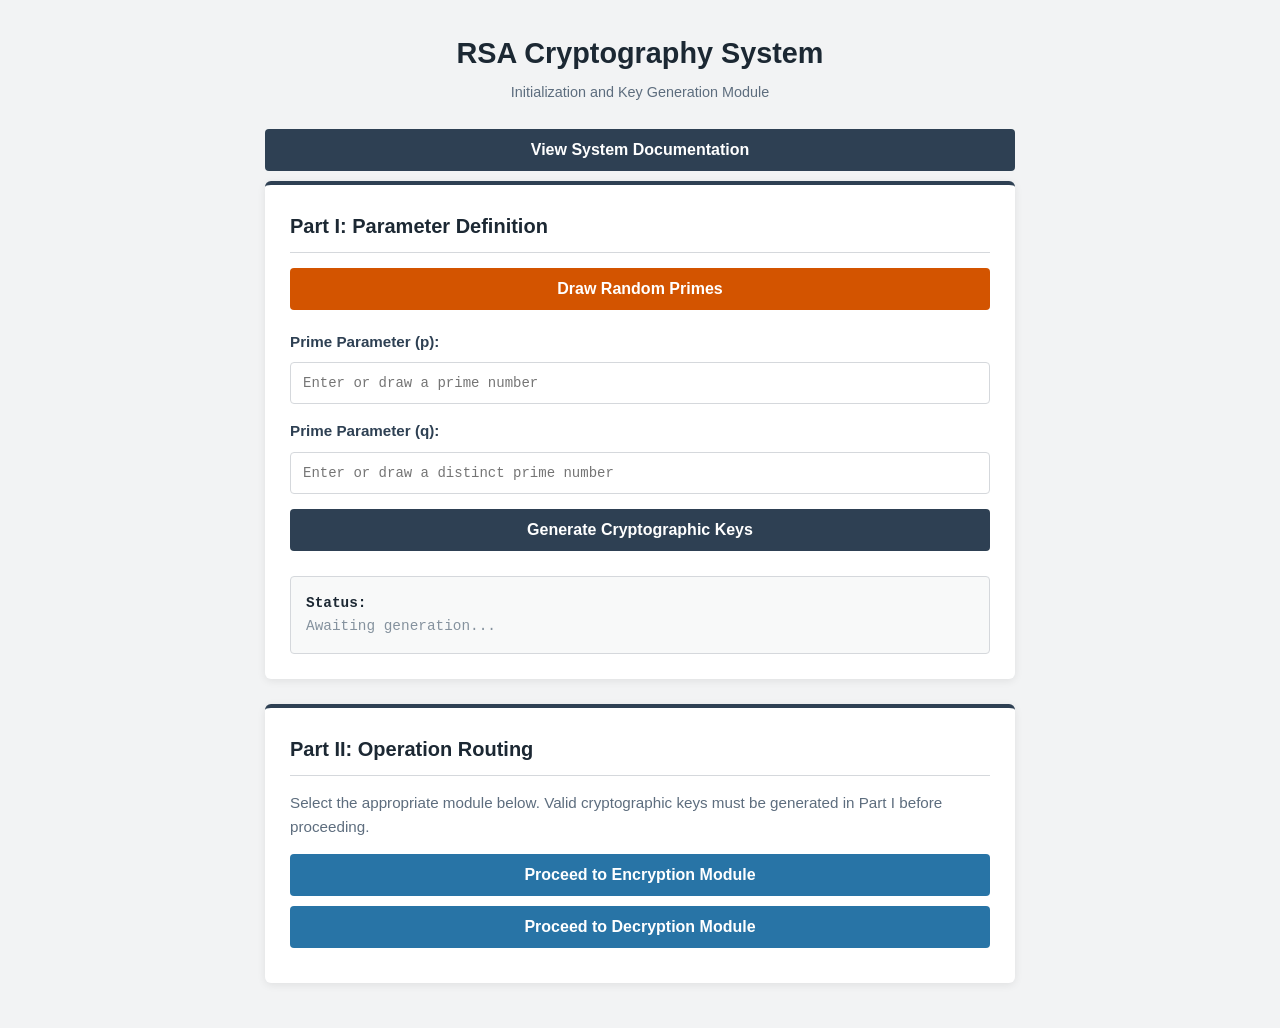
<file: index.html>
<!DOCTYPE html>
<html lang="en">
<head>
    <meta charset="UTF-8">
    <meta name="viewport" content="width=device-width, initial-scale=1.0">
    <title>RSA Cryptography System - Initialization</title>
    <link rel="stylesheet" href="style.css">
    <script src="script.js" defer></script>
</head>
<body>

    <div class="container">
        <h1>RSA Cryptography System</h1>
        <p class="subtitle">Initialization and Key Generation Module</p>

        <button onclick="window.open('RSA_slide.pdf', '_blank')">View System Documentation</button>

        <div class="card">
            <h3>Part I: Parameter Definition</h3>
            
            <button class="btn-draw" onclick="drawRandomPrimes()">Draw Random Primes</button>
            
            <label for="inputP">Prime Parameter (p):</label> 
            <input type="text" id="inputP" placeholder="Enter or draw a prime number">
            
            <label for="inputQ">Prime Parameter (q):</label> 
            <input type="text" id="inputQ" placeholder="Enter or draw a distinct prime number">
            
            <button onclick="generateKeys()">Generate Cryptographic Keys</button>
            <div id="keyError" class="error-msg"></div>
            
            <div class="result-box" id="keyResult">
                <strong>Status:</strong><br><span style="color:#85929e;">Awaiting generation...</span>
            </div>
        </div>

        <div class="card">
            <h3>Part II: Operation Routing</h3>
            <p style="margin-bottom: 15px; color: #5d6d7e; font-size: 0.95rem;">Select the appropriate module below. Valid cryptographic keys must be generated in Part I before proceeding.</p>
            <button class="btn-nav btn-encrypt" onclick="window.location.href='encryption.html'">Proceed to Encryption Module</button>
            <button class="btn-nav btn-decrypt" onclick="window.location.href='decryption.html'">Proceed to Decryption Module</button>
        </div>
    </div>

</body>
</html>
</file>
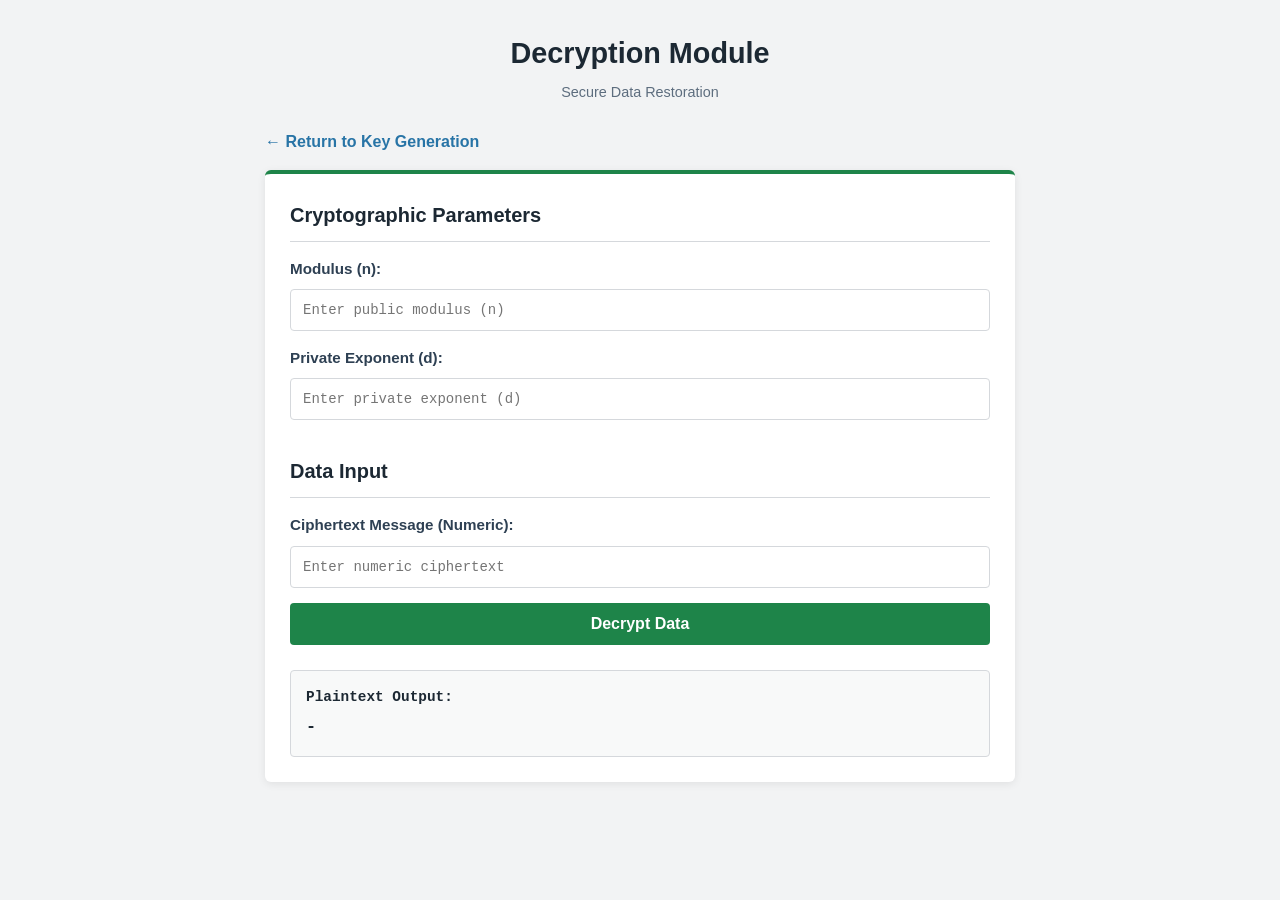
<file: decryption.html>
<!DOCTYPE html>
<html lang="en">
<head>
    <meta charset="UTF-8">
    <meta name="viewport" content="width=device-width, initial-scale=1.0">
    <title>RSA Cryptography - Decryption</title>
    <link rel="stylesheet" href="style.css">
    <script src="script.js" defer></script>
</head>
<body>

    <div class="container">
        <h1>Decryption Module</h1>
        <p class="subtitle">Secure Data Restoration</p>

        <a href="index.html" class="back-link">← Return to Key Generation</a>

        <div class="card decryption">
            <h3>Cryptographic Parameters</h3>
            <label for="inputN_dec">Modulus (n):</label> 
            <input type="text" id="inputN_dec" placeholder="Enter public modulus (n)">

            <label for="inputD_dec">Private Exponent (d):</label> 
            <input type="text" id="inputD_dec" placeholder="Enter private exponent (d)">

            <h3 style="margin-top: 20px;">Data Input</h3>
            <label for="inputCiphertext">Ciphertext Message (Numeric):</label> 
            <input type="text" id="inputCiphertext" placeholder="Enter numeric ciphertext">
            
            <button class="btn-decrypt" onclick="executeDecryption()">Decrypt Data</button>
            <div id="decryptError" class="error-msg"></div>

            <div class="result-box">
                <strong>Plaintext Output:</strong> 
                <span id="decryptResult" class="highlight-result">-</span>
            </div>
        </div>
    </div>

</body>
</html>
</file>
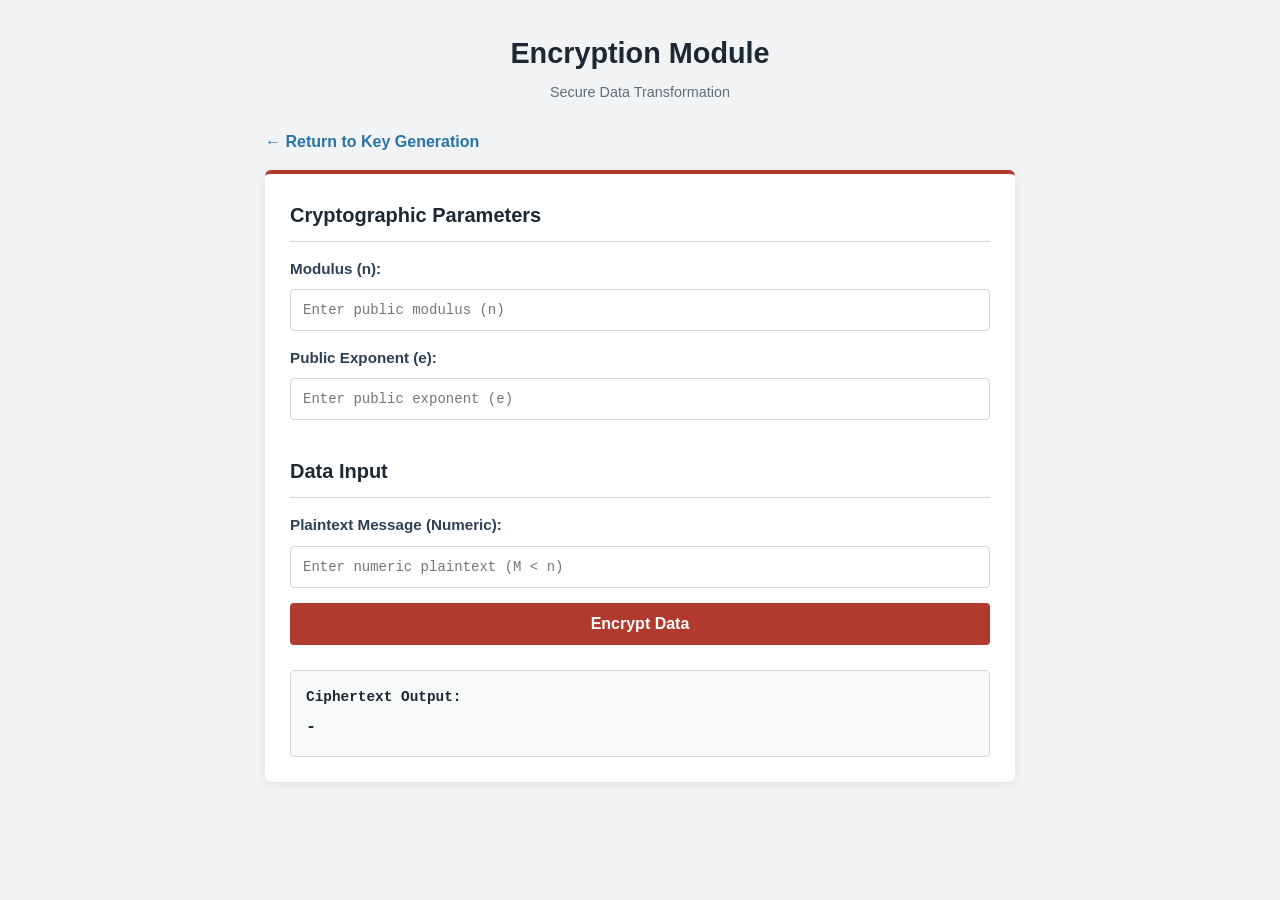
<file: encryption.html>
<!DOCTYPE html>
<html lang="en">
<head>
    <meta charset="UTF-8">
    <meta name="viewport" content="width=device-width, initial-scale=1.0">
    <title>RSA Cryptography - Encryption</title>
    <link rel="stylesheet" href="style.css">
    <script src="script.js" defer></script>
</head>
<body>

    <div class="container">
        <h1>Encryption Module</h1>
        <p class="subtitle">Secure Data Transformation</p>

        <a href="index.html" class="back-link">← Return to Key Generation</a>

        <div class="card encryption">
            <h3>Cryptographic Parameters</h3>
            <label for="inputN_enc">Modulus (n):</label> 
            <input type="text" id="inputN_enc" placeholder="Enter public modulus (n)">

            <label for="inputE_enc">Public Exponent (e):</label> 
            <input type="text" id="inputE_enc" placeholder="Enter public exponent (e)">

            <h3 style="margin-top: 20px;">Data Input</h3>
            <label for="inputPlaintext">Plaintext Message (Numeric):</label> 
            <input type="text" id="inputPlaintext" placeholder="Enter numeric plaintext (M < n)">
            
            <button class="btn-encrypt" onclick="executeEncryption()">Encrypt Data</button>
            <div id="encryptError" class="error-msg"></div>

            <div class="result-box">
                <strong>Ciphertext Output:</strong> 
                <span id="encryptResult" class="highlight-result">-</span>
            </div>
        </div>
    </div>

</body>
</html>
</file>
<file: style.css>
:root {
    --primary-color: #1c2833;
    --secondary-color: #2e4053;
    --accent-color: #2874a6;
    --bg-color: #f2f3f4;
    --card-bg: #ffffff;
    --text-color: #212f3d;
    --border-radius: 6px;
    --border-color: #d5d8dc;
}

* {
    box-sizing: border-box;
    margin: 0;
    padding: 0;
}

body { 
    font-family: "Helvetica Neue", Helvetica, Arial, sans-serif;
    background-color: var(--bg-color); 
    color: var(--text-color); 
    padding: 20px; 
    display: flex;
    justify-content: center;
    line-height: 1.6;
}

.container {
    width: 100%;
    max-width: 750px;
}

h1 { 
    color: var(--primary-color); 
    text-align: center; 
    font-size: 1.8rem;
    margin-bottom: 5px;
    margin-top: 10px;
}

.subtitle {
    text-align: center; 
    color: #5d6d7e; 
    font-size: 0.9rem;
    margin-bottom: 25px;
}

.card { 
    background: var(--card-bg); 
    padding: 25px; 
    border-radius: var(--border-radius); 
    margin-bottom: 25px; 
    box-shadow: 0 2px 8px rgba(0,0,0,0.08); 
    border-top: 4px solid var(--secondary-color); 
}

.card.encryption { border-top-color: #b03a2e; }
.card.decryption { border-top-color: #1e8449; }

h3 {
    margin-bottom: 15px;
    color: var(--primary-color);
    font-size: 1.25rem;
    border-bottom: 1px solid var(--border-color);
    padding-bottom: 10px;
}

label { 
    display: block; 
    font-weight: 600; 
    margin-bottom: 8px; 
    color: var(--secondary-color); 
    font-size: 0.95rem;
}

input[type="text"] { 
    width: 100%;
    padding: 12px; 
    border: 1px solid var(--border-color); 
    border-radius: 4px; 
    margin-bottom: 15px; 
    font-family: "Courier New", Courier, monospace; 
    font-size: 14px;
    transition: border-color 0.3s;
}

input[type="text"]:focus {
    outline: none;
    border-color: var(--accent-color);
}

button { 
    background-color: var(--secondary-color); 
    color: white; 
    border: none; 
    padding: 12px 20px; 
    border-radius: 4px; 
    cursor: pointer; 
    font-weight: bold; 
    width: 100%; 
    font-size: 1rem; 
    transition: background-color 0.2s; 
    margin-bottom: 10px;
}

button:hover { background-color: var(--primary-color); }

.btn-draw { background-color: #d35400; margin-bottom: 20px; }
.btn-draw:hover { background-color: #a04000; }

.btn-encrypt { background-color: #b03a2e; }
.btn-encrypt:hover { background-color: #7b241c; }

.btn-decrypt { background-color: #1e8449; }
.btn-decrypt:hover { background-color: #145a32; }

.btn-nav { background-color: #2874a6; }
.btn-nav:hover { background-color: #1a5276; }

.btn-manual {
    background-color: #85929e;
    width: auto;
    display: block;
    margin: 0 auto 25px auto;
    font-size: 0.9rem;
    padding: 10px 20px;
}
.btn-manual:hover { background-color: #5d6d7e; }

.back-link {
    display: inline-block;
    margin-bottom: 15px;
    color: var(--accent-color);
    text-decoration: none;
    font-weight: bold;
}
.back-link:hover { text-decoration: underline; }

.result-box { 
    background: #f8f9f9; 
    padding: 15px; 
    border-radius: 4px; 
    margin-top: 15px; 
    font-family: "Courier New", Courier, monospace; 
    font-size: 0.9rem; 
    color: var(--primary-color); 
    word-break: break-all; 
    border: 1px solid var(--border-color); 
    max-height: 200px;
    overflow-y: auto;
}

.error-msg { 
    color: #c0392b; 
    font-weight: bold; 
    margin-top: 10px; 
    display: none; 
    font-size: 0.9rem; 
    background: #fdedec;
    padding: 10px;
    border-radius: 4px;
    border: 1px solid #f5b7b1;
}

.highlight-result { 
    font-size: 1.05rem; 
    font-weight: bold; 
    display: block;
    margin-top: 5px;
}
</file>
